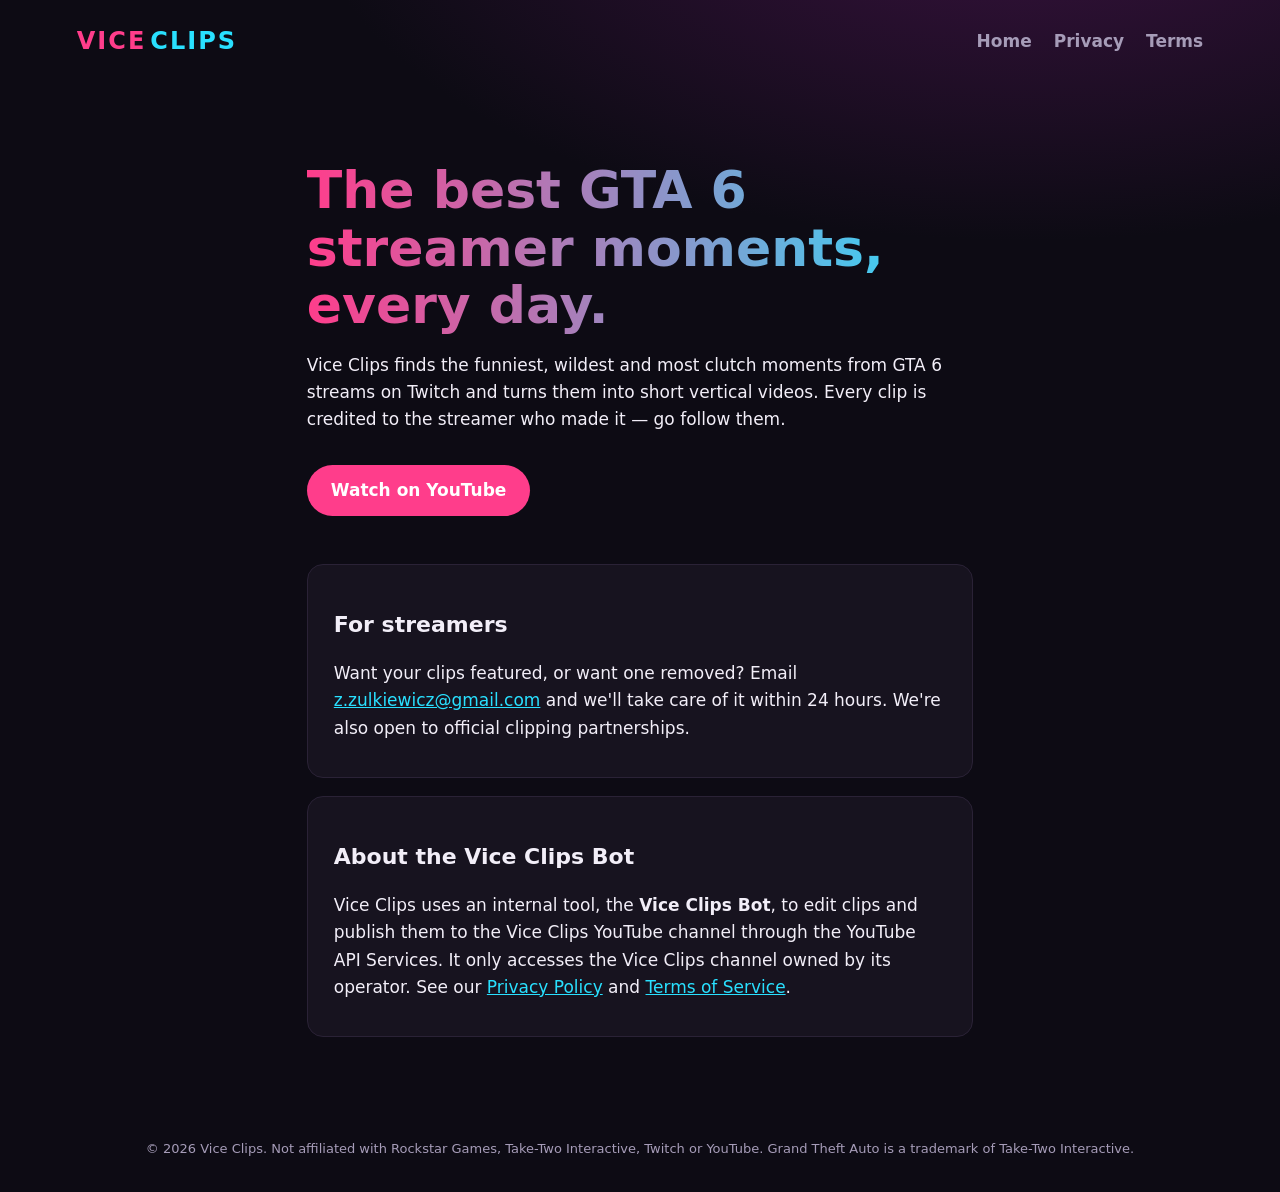
<file: index.html>
<!doctype html>
<html lang="en">
<head>
<meta charset="utf-8">
<meta name="viewport" content="width=device-width, initial-scale=1">
<title>Vice Clips — the best GTA 6 streamer moments</title>
<meta name="description" content="Vice Clips posts the best GTA 6 moments from Twitch streamers every day, always credited to the original creator.">
<link rel="stylesheet" href="style.css">
</head>
<body>
<header>
  <div class="logo">VICE<span>CLIPS</span></div>
  <nav><a href="index.html">Home</a><a href="privacy.html">Privacy</a><a href="terms.html">Terms</a></nav>
</header>
<main>
  <section class="hero">
    <h1>The best GTA 6 streamer moments, every day.</h1>
    <p>Vice Clips finds the funniest, wildest and most clutch moments from GTA 6 streams on Twitch and turns them into
       short vertical videos. Every clip is credited to the streamer who made it — go follow them.</p>
    <a class="btn" href="https://www.youtube.com/channel/UCLx_vahL3eMcqvehnU2VmiQ">Watch on YouTube</a>
  </section>
  <section>
    <h2>For streamers</h2>
    <p>Want your clips featured, or want one removed? Email
       <a href="mailto:z.zulkiewicz@gmail.com">z.zulkiewicz@gmail.com</a> and we'll take care of it within 24 hours.
       We're also open to official clipping partnerships.</p>
  </section>
  <section>
    <h2>About the Vice Clips Bot</h2>
    <p>Vice Clips uses an internal tool, the <strong>Vice Clips Bot</strong>, to edit clips and publish them to the
       Vice Clips YouTube channel through the YouTube API Services. It only accesses the Vice Clips channel owned by
       its operator. See our <a href="privacy.html">Privacy Policy</a> and <a href="terms.html">Terms of Service</a>.</p>
  </section>
</main>
<footer>© 2026 Vice Clips. Not affiliated with Rockstar Games, Take-Two Interactive, Twitch or YouTube.
  Grand Theft Auto is a trademark of Take-Two Interactive.</footer>
</body>
</html>
</file>
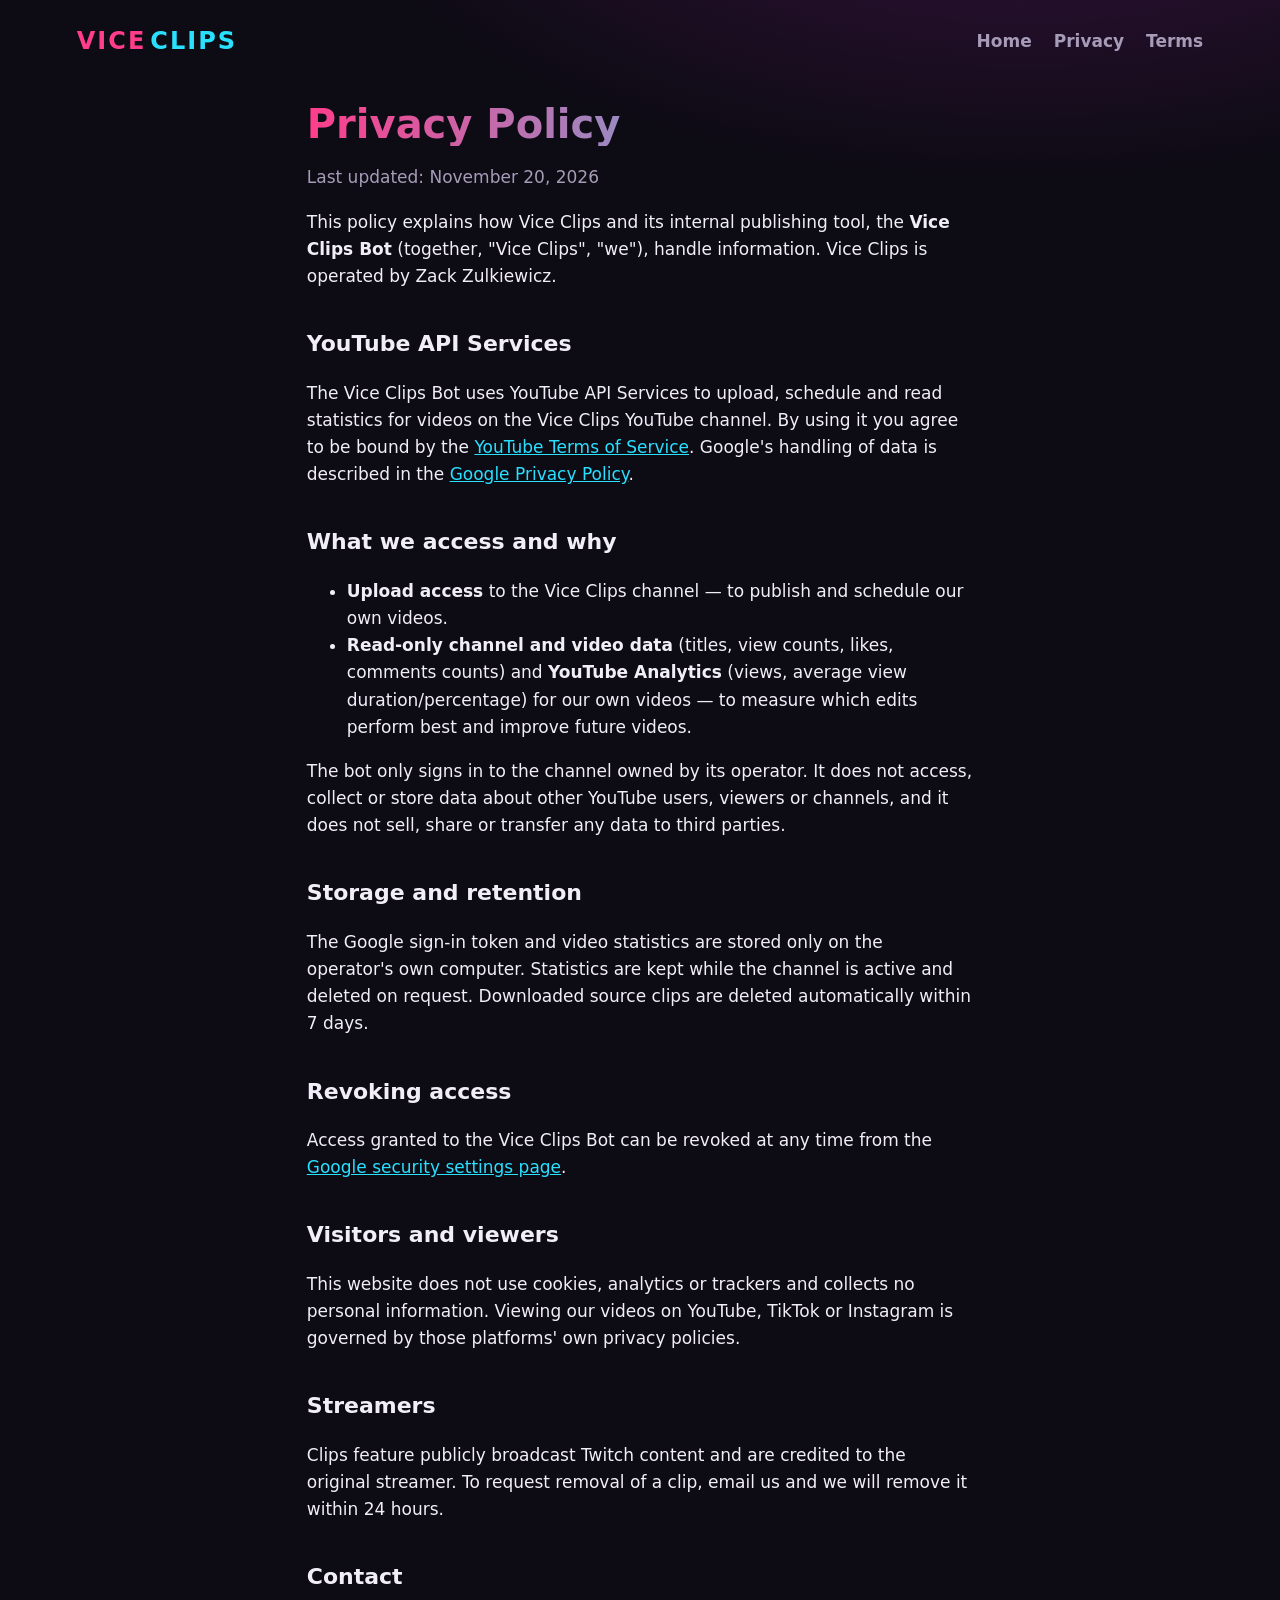
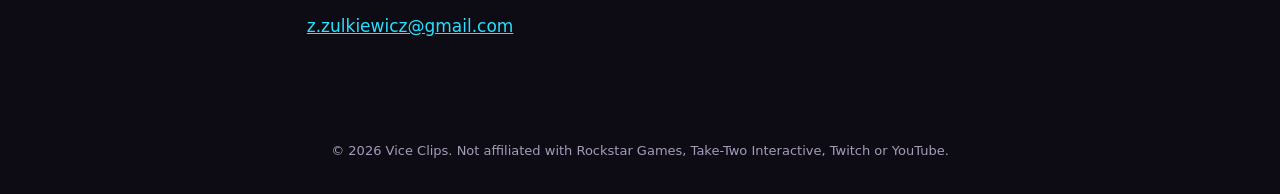
<file: privacy.html>
<!doctype html>
<html lang="en">
<head>
<meta charset="utf-8">
<meta name="viewport" content="width=device-width, initial-scale=1">
<title>Privacy Policy — Vice Clips</title>
<link rel="stylesheet" href="style.css">
</head>
<body>
<header>
  <div class="logo">VICE<span>CLIPS</span></div>
  <nav><a href="index.html">Home</a><a href="privacy.html">Privacy</a><a href="terms.html">Terms</a></nav>
</header>
<main class="doc">
  <h1>Privacy Policy</h1>
  <p class="muted">Last updated: November 20, 2026</p>

  <p>This policy explains how Vice Clips and its internal publishing tool, the <strong>Vice Clips Bot</strong>
     (together, "Vice Clips", "we"), handle information. Vice Clips is operated by Zack Zulkiewicz.</p>

  <h2>YouTube API Services</h2>
  <p>The Vice Clips Bot uses YouTube API Services to upload, schedule and read statistics for videos on the Vice Clips
     YouTube channel. By using it you agree to be bound by the
     <a href="https://www.youtube.com/t/terms">YouTube Terms of Service</a>. Google's handling of data is described in the
     <a href="https://policies.google.com/privacy">Google Privacy Policy</a>.</p>

  <h2>What we access and why</h2>
  <ul>
    <li><strong>Upload access</strong> to the Vice Clips channel — to publish and schedule our own videos.</li>
    <li><strong>Read-only channel and video data</strong> (titles, view counts, likes, comments counts) and
        <strong>YouTube Analytics</strong> (views, average view duration/percentage) for our own videos — to measure
        which edits perform best and improve future videos.</li>
  </ul>
  <p>The bot only signs in to the channel owned by its operator. It does not access, collect or store data about other
     YouTube users, viewers or channels, and it does not sell, share or transfer any data to third parties.</p>

  <h2>Storage and retention</h2>
  <p>The Google sign-in token and video statistics are stored only on the operator's own computer. Statistics are kept
     while the channel is active and deleted on request. Downloaded source clips are deleted automatically within
     7 days.</p>

  <h2>Revoking access</h2>
  <p>Access granted to the Vice Clips Bot can be revoked at any time from the
     <a href="https://security.google.com/settings/security/permissions">Google security settings page</a>.</p>

  <h2>Visitors and viewers</h2>
  <p>This website does not use cookies, analytics or trackers and collects no personal information. Viewing our videos
     on YouTube, TikTok or Instagram is governed by those platforms' own privacy policies.</p>

  <h2>Streamers</h2>
  <p>Clips feature publicly broadcast Twitch content and are credited to the original streamer. To request removal
     of a clip, email us and we will remove it within 24 hours.</p>

  <h2>Contact</h2>
  <p><a href="mailto:z.zulkiewicz@gmail.com">z.zulkiewicz@gmail.com</a></p>
</main>
<footer>© 2026 Vice Clips. Not affiliated with Rockstar Games, Take-Two Interactive, Twitch or YouTube.</footer>
</body>
</html>
</file>
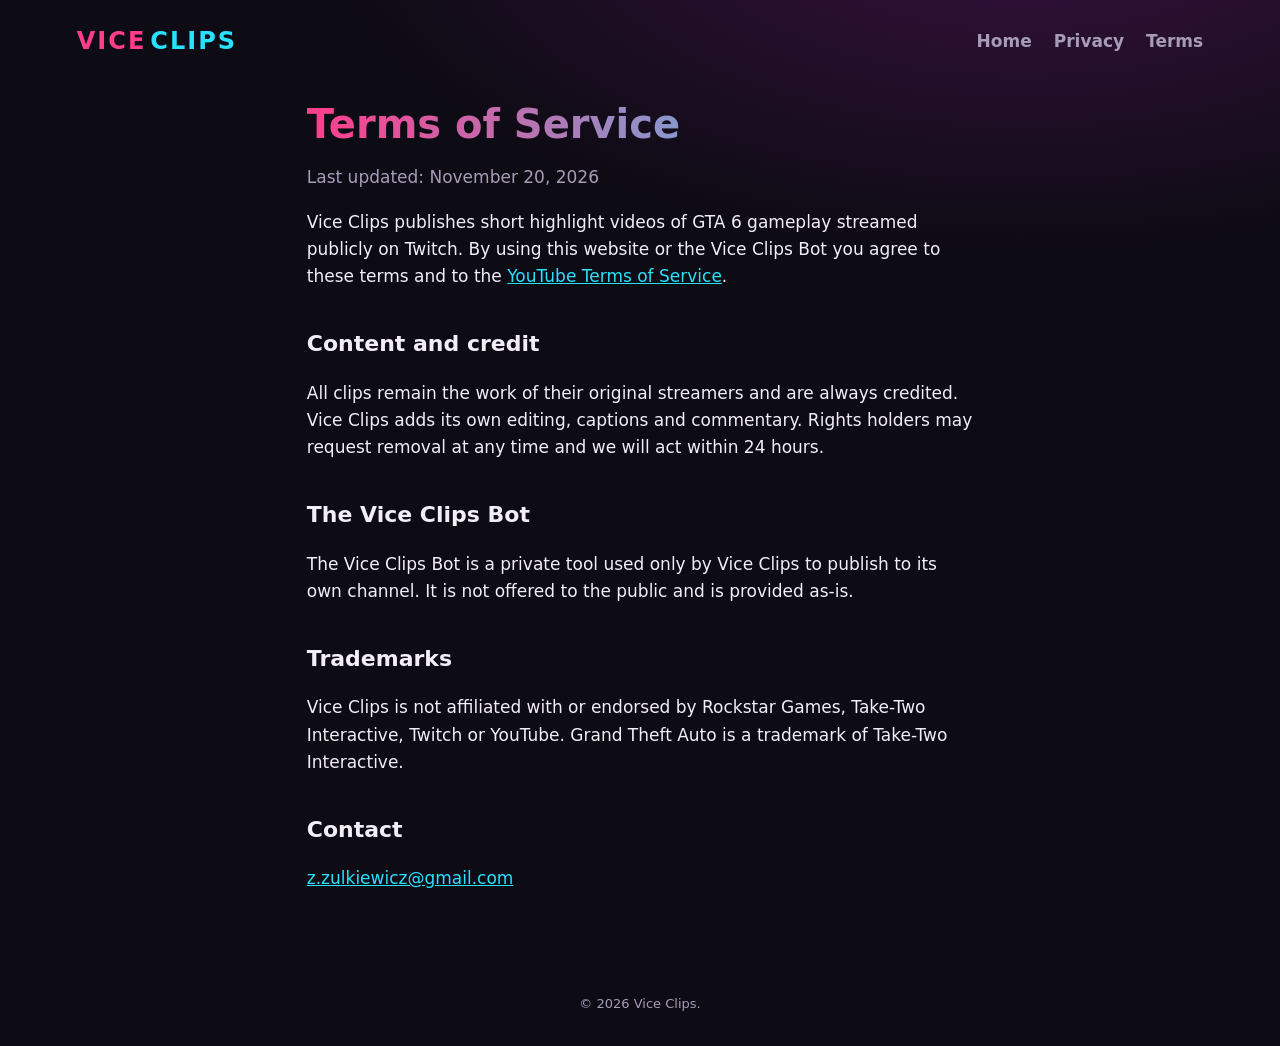
<file: terms.html>
<!doctype html>
<html lang="en">
<head>
<meta charset="utf-8">
<meta name="viewport" content="width=device-width, initial-scale=1">
<title>Terms of Service — Vice Clips</title>
<link rel="stylesheet" href="style.css">
</head>
<body>
<header>
  <div class="logo">VICE<span>CLIPS</span></div>
  <nav><a href="index.html">Home</a><a href="privacy.html">Privacy</a><a href="terms.html">Terms</a></nav>
</header>
<main class="doc">
  <h1>Terms of Service</h1>
  <p class="muted">Last updated: November 20, 2026</p>
  <p>Vice Clips publishes short highlight videos of GTA 6 gameplay streamed publicly on Twitch. By using this website or
     the Vice Clips Bot you agree to these terms and to the
     <a href="https://www.youtube.com/t/terms">YouTube Terms of Service</a>.</p>
  <h2>Content and credit</h2>
  <p>All clips remain the work of their original streamers and are always credited. Vice Clips adds its own editing,
     captions and commentary. Rights holders may request removal at any time and we will act within 24 hours.</p>
  <h2>The Vice Clips Bot</h2>
  <p>The Vice Clips Bot is a private tool used only by Vice Clips to publish to its own channel. It is not offered to
     the public and is provided as-is.</p>
  <h2>Trademarks</h2>
  <p>Vice Clips is not affiliated with or endorsed by Rockstar Games, Take-Two Interactive, Twitch or YouTube.
     Grand Theft Auto is a trademark of Take-Two Interactive.</p>
  <h2>Contact</h2>
  <p><a href="mailto:z.zulkiewicz@gmail.com">z.zulkiewicz@gmail.com</a></p>
</main>
<footer>© 2026 Vice Clips.</footer>
</body>
</html>
</file>
<file: style.css>
:root { --bg:#0d0b14; --card:#17131f; --pink:#ff3d8b; --cyan:#29e0ff; --text:#f2eef8; --muted:#a69cb8; }
* { box-sizing: border-box; }
body { margin:0; background:radial-gradient(1200px 600px at 80% -10%, #3a1240 0%, var(--bg) 60%); color:var(--text);
  font:17px/1.6 system-ui,-apple-system,"Segoe UI",Roboto,sans-serif; min-height:100vh; display:flex; flex-direction:column; }
header { display:flex; justify-content:space-between; align-items:center; padding:22px 6vw; }
.logo { font-weight:900; font-size:24px; letter-spacing:2px; color:var(--pink); }
.logo span { color:var(--cyan); margin-left:4px; }
nav a { color:var(--muted); text-decoration:none; margin-left:22px; font-weight:600; }
nav a:hover { color:var(--text); }
main { flex:1; width:100%; max-width:820px; margin:0 auto; padding:20px 6vw 60px; }
.hero { padding:60px 0 30px; }
h1 { font-size:clamp(32px,5vw,52px); line-height:1.1; margin:0 0 18px;
  background:linear-gradient(90deg,var(--pink),var(--cyan)); -webkit-background-clip:text; background-clip:text; color:transparent; }
.doc h1 { font-size:40px; }
h2 { margin-top:36px; font-size:22px; }
a { color:var(--cyan); }
.btn { display:inline-block; margin-top:14px; padding:12px 24px; border-radius:999px; background:var(--pink);
  color:#fff; text-decoration:none; font-weight:700; }
section { background:var(--card); border:1px solid #2a2236; border-radius:16px; padding:6px 26px 18px; margin-bottom:18px; }
section.hero { background:none; border:none; padding:60px 0 30px; }
.muted { color:var(--muted); }
footer { text-align:center; color:var(--muted); font-size:13px; padding:24px 6vw 32px; }
</file>
